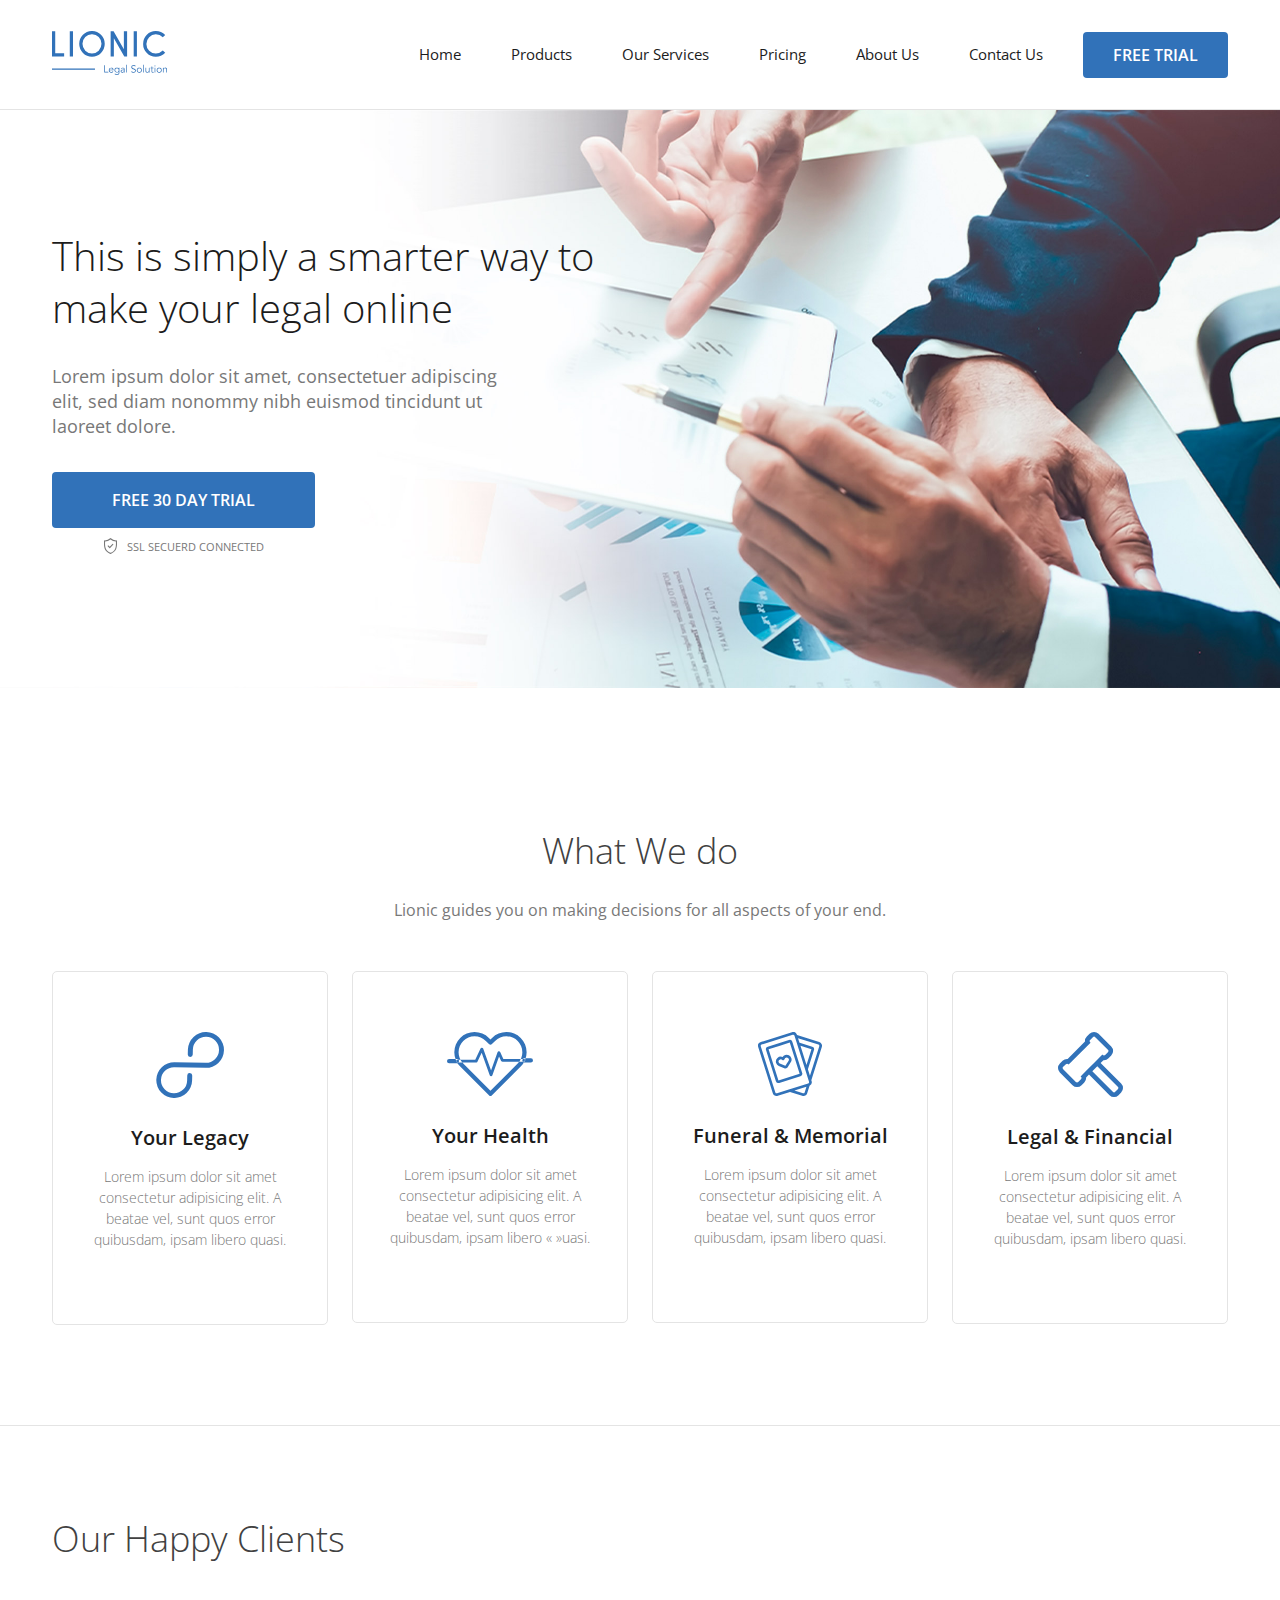
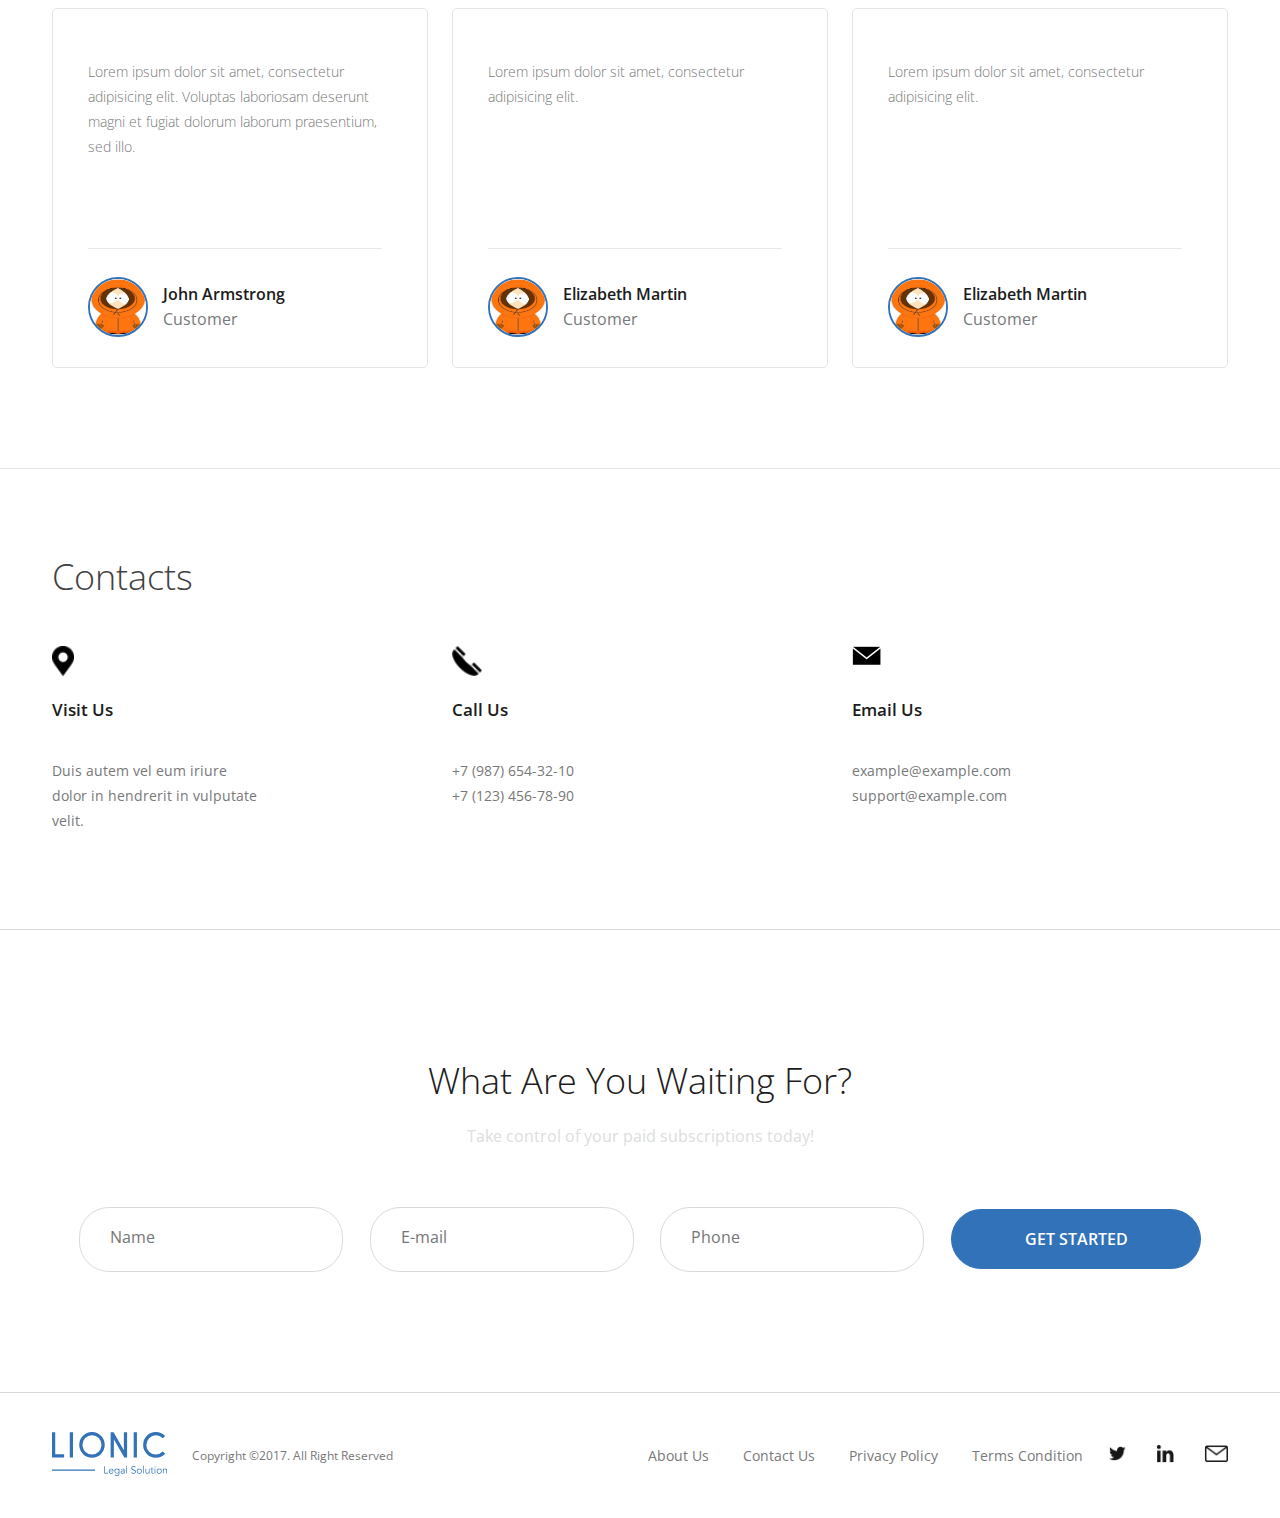
<file: lionik/index.html>
<!DOCTYPE html>
<html lang="ru">

<head>
  <meta charset="UTF-8">
  <meta http-equiv="X-UA-Compatible" content="IE=edge">
  <meta name="viewport" content="width=device-width, initial-scale=1.0">
  <title>Lionic Legal Solution</title>
  <link rel="apple-touch-icon" sizes="180x180" href="img/favicon//apple-touch-icon.png">
  <link rel="icon" type="image/png" sizes="32x32" href="img/favicon/favicon-32x32.png">
  <link rel="icon" type="image/png" sizes="16x16" href="img/favicon//favicon-16x16.png">
  <link rel="manifest" href="img/favicon//site.webmanifest">
  <link rel="mask-icon" href="img/favicon//safari-pinned-tab.svg" color="#5bbad5">
  <meta name="msapplication-TileColor" content="#da532c">
  <meta name="theme-color" content="#ffffff">
  <link rel="stylesheet" href="css/normalize.css">
  <link rel="stylesheet" href="css/bootstrap-grid.min.css">
  <link rel="stylesheet" href="css/style.css">
</head>

<body>
  <header class="header">
    <div class="container header-container">
      <!-- ограничивает свободные метса по бокам -->
      <a href="" class="logo">
        <img src="img/Logo.svg" alt="logo Lionic" class="logo-img">
      </a>
      <nav class="nav">
        <ul class="nav-list">
          <li class="nav-item">
            <a href="" class="nav-link">Home</a>
          </li>
          <li class="nav-item">
            <a href="" class="nav-link">Products</a>
          </li>
          <li class="nav-item">
            <a href="" class="nav-link">Our Services</a>
          </li>
          <li class="nav-item">
            <a href="" class="nav-link">Pricing</a>
          </li>
          <li class="nav-item">
            <a href="" class="nav-link">About Us</a>
          </li>
          <li class="nav-item">
            <a href="" class="nav-link">Contact Us</a>
          </li>
        </ul>
      </nav>
      <a href="" class="btn">
        FREE TRIAL
        <!-- Ссылка вместо кнопки так как кнопка... -->
      </a>
    </div>
  </header>

  <main class="main">
    <!-- БЭМ -->
    <section class="section-hero">
      <div class="container section-hero__container">
        <div class="row">
          <div class="col-6">
             <!-- ограничение по ширине -->
            <h1 class="section-hero__heading">
              This is simply a smarter way to&nbsp; make your legal online
            </h1>
            <p class="section-hero__description">
              Lorem ipsum dolor sit amet, consectetuer adipiscing elit, sed diam nonommy nibh euismod tincidunt ut laoreet
              dolore.
            </p>
            <div class="section-hero__action">
              <a href="" class="btn btn-big section-hero__btn">
                FREE 30 DAY TRIAL
              </a>
              <div class="section-hero__btn-description">
                <span class="section-hero__ssl-icon"></span>
                SSL SECUERD CONNECTED
              </div>
            </div>
          </div>
        </div>
      </div>
    </section>

    <section class="section-do">
      <div class="container">
        <h2 class="section-heading text-center">
          What We do
        </h2>
        <p class="section-description  text-center">
          Lionic guides you on making decisions for all aspects of your end.
        </p>
        <ul class="row section-do-list">
          <li class="col-3">
            <div class="section-do-item">
              <!-- svg class="section-do-icon"-->
              <svg class="section-do-icon" xmlns="http://www.w3.org/2000/svg" width="68" height="66" viewbox="0 0 68 66">
                <defs>
                  <style>
                    .cls-1 {
                      fill: #3172b9;
                      fill-rule: evenodd;
                    }
                  </style>
                </defs>
                <path id="icon" class="cls-1"
                  d="M335.393,1081a18.072,18.072,0,0,0-18.493,17.51l-0.124,4.97a2.486,2.486,0,0,0,4.97.11l0.125-4.97a13.08,13.08,0,1,1,12.752,13.25l-31.123-.67a17.906,17.906,0,1,0,17.6,18.29l0.123-4.92a2.486,2.486,0,0,0-4.971-.11l-0.123,4.92a13.08,13.08,0,1,1-12.752-13.25l31.123,0.67A17.906,17.906,0,1,0,335.393,1081Z"
                  transform="translate(-285 -1081)" />
              </svg>
              <strong class="section-do-item-heading"> Your Legacy</strong>
              <p class="section-do-description">
                Lorem ipsum dolor sit amet consectetur adipisicing elit. A beatae vel, sunt quos error quibusdam, ipsam
                libero quasi.
              </p>
            </div>
          </li>


          <li class="col-3">
            <div class="section-do-item">
              <!-- svg class="section-do-icon"-->
              <svg class="section-do-icon" xmlns="http://www.w3.org/2000/svg" width="86" height="64" viewbox="0 0 86 64">
                <defs>
                  <style>
                    .cls-1 {
                      fill: #3172b9;
                      fill-rule: evenodd;
                    }
                  </style>
                </defs>
                <path class="cls-1"
                  d="M648.693,1087.94a20.211,20.211,0,0,0-28.623,0l-1.607,1.61-1.607-1.61a20.211,20.211,0,0,0-28.623,0,20.318,20.318,0,0,0,0,28.67l28.722,28.76a2.121,2.121,0,0,0,3.017,0l28.721-28.76A20.294,20.294,0,0,0,648.693,1087.94Zm-3.015,25.65-27.215,27.25-27.215-27.25a16.038,16.038,0,0,1,0-22.63,15.95,15.95,0,0,1,22.593,0l3.114,3.12a2.137,2.137,0,0,0,3.015,0l3.115-3.12a15.95,15.95,0,0,1,22.593,0A16.038,16.038,0,0,1,645.678,1113.59Zm-60.728-4.61h-7.818a2.135,2.135,0,0,0,0,4.27h7.818A2.135,2.135,0,0,0,584.95,1108.98Zm66.809,0.07H631.352l-3.176-6.99a1.417,1.417,0,0,0-2.633.11l-6.49,18.32-7.891-21.89a1.429,1.429,0,0,0-1.27-.94,1.385,1.385,0,0,0-1.353.82l-5.3,11.28H585.66a1.425,1.425,0,0,0-1.421,1.43,1.655,1.655,0,0,0,1.721,1.35h18.479a0.978,0.978,0,0,0,.987-0.75l4.227-8.99,8.076,22.4a1.428,1.428,0,0,0,1.337.94h0a1.428,1.428,0,0,0,1.335-.95l6.642-18.75,2.1,4.62a1.846,1.846,0,0,0,1.593.77h21.323a1.141,1.141,0,0,0,1.121-1.36A1.423,1.423,0,0,0,651.759,1109.05Zm7.109-.78h-6.4a2.135,2.135,0,0,0,0,4.27h6.4A2.135,2.135,0,0,0,658.868,1108.27Z"
                  transform="translate(-575 -1082)" />
              </svg>
              <strong class="section-do-item-heading">Your Health</strong>
              <p class="section-do-description">
                Lorem ipsum dolor sit amet consectetur adipisicing elit. A beatae vel, sunt quos error quibusdam, ipsam
                libero <q> </q>uasi.</p>
            </div>
          </li>

          <li class="col-3">
            <div class="section-do-item">
              <!-- svg class="section-do-icon"-->
              <svg class="section-do-icon" xmlns="http://www.w3.org/2000/svg" width="64" height="64" viewbox="0 0 64 64">
                <defs>
                  <style>
                    .cls-1 {
                      fill: #3172b9;
                      fill-rule: evenodd;
                    }
                  </style>
                </defs>
                <path class="cls-1"
                  d="M951.548,1094.02a4.026,4.026,0,0,0-2.343-1.97l-22.139-7.01a0.03,0.03,0,0,1-.026-0.01l-0.077-.24a4,4,0,0,0-5.02-2.6l-31.148,9.86a4,4,0,0,0-2.606,5.02l14.616,46.14a4.009,4.009,0,0,0,3.816,2.79,3.891,3.891,0,0,0,1.205-.19L920,1141.96l12.173,3.85a3.9,3.9,0,0,0,1.206.19,4.007,4.007,0,0,0,3.815-2.79l2.367-7.47a0.172,0.172,0,0,0,.009-0.04,3.982,3.982,0,0,0,2.009-4.77l-0.247-.78,10.478-33.08A3.972,3.972,0,0,0,951.548,1094.02Zm-16.895,48.38a1.339,1.339,0,0,1-1.675.87l-8.562-2.71,12.028-3.81Zm4.3-9.65a1.31,1.31,0,0,1-.781.65l-18.523,5.87-0.086.03-12.539,3.97a1.338,1.338,0,0,1-1.674-.87l-14.616-46.13a1.337,1.337,0,0,1,.088-1.02,1.358,1.358,0,0,1,.781-0.66l31.148-9.86h0a1.337,1.337,0,0,1,1.673.87l14.616,46.13A1.332,1.332,0,0,1,938.95,1132.75Zm-8.5-36.97,11,3.48-4.949,15.62Zm18.824,0.49-9.335,29.46-2.038-6.43,6.092-19.23a2.676,2.676,0,0,0-1.737-3.35l-12.518-3.96a1.234,1.234,0,0,0-.263-0.06l-1.446-4.56,20.376,6.45a1.358,1.358,0,0,1,.781.66A1.337,1.337,0,0,1,949.269,1096.27Zm-34.083,8.74a5,5,0,0,0-2.607,1.97,4.922,4.922,0,0,0-6.469,6.08,4.605,4.605,0,0,0,2.656,2.88l5.519,2.25a2.666,2.666,0,0,0,1.04.2,2.925,2.925,0,0,0,.831-0.12,2.79,2.79,0,0,0,1.486-1.14l3.213-5.02a4.617,4.617,0,0,0,.513-3.89A4.938,4.938,0,0,0,915.186,1105.01Zm3.423,5.66-3.213,5.02a0.051,0.051,0,0,1-.045.03,0.06,0.06,0,0,1-.058,0l-5.518-2.25a1.96,1.96,0,0,1-1.123-1.22,2.252,2.252,0,0,1,1.47-2.83,2.061,2.061,0,0,1,.689-0.11,2.206,2.206,0,0,1,1.488.57,1.334,1.334,0,0,0,2.178-.69,2.255,2.255,0,0,1,4.349-.16A1.941,1.941,0,0,1,918.609,1110.67Zm3.684-18.92a2.661,2.661,0,0,0-3.348-1.74l-21.2,6.71a2.676,2.676,0,0,0-1.737,3.35l9.881,31.19a2.676,2.676,0,0,0,2.544,1.86,2.5,2.5,0,0,0,.8-0.13l21.2-6.71a2.663,2.663,0,0,0,1.737-3.35Zm-13.858,38.7-9.881-31.19,11.425-3.61,9.772-3.1,9.88,31.19Z"
                  transform="translate(-888 -1082)" />
              </svg>

              <strong class="section-do-item-heading">Funeral & Memorial</strong>
              <p class="section-do-description">
                Lorem ipsum dolor sit amet consectetur adipisicing elit. A beatae vel, sunt quos error quibusdam, ipsam
                libero quasi.</p>
              </div>
          </li>
          <li class="col-3">
              <div class="section-do-item">
              <!-- svg -->
              <svg class="section-do-icon" xmlns="http://www.w3.org/2000/svg" width="65" height="65" viewbox="0 0 65 65">
                <defs>
                  <style>
                    .cls-1 {
                      fill: #3172b9;
                      fill-rule: evenodd;
                    }
                  </style>
                </defs>
                <path class="cls-1"
                  d="M1226.61,1111.99l2.86-2.86c0.17,0.01.34,0.02,0.52,0.02a6.356,6.356,0,0,0,4.51-1.87l2.73-2.73a6.392,6.392,0,0,0,0-9.03l-12.66-12.65a6.386,6.386,0,0,0-9.03,0l-2.72,2.73a6.352,6.352,0,0,0-1.85,5.02l-17.35,17.35c-0.17-.01-0.34-0.02-0.51-0.02a6.337,6.337,0,0,0-4.52,1.87l-2.72,2.72a6.392,6.392,0,0,0,0,9.03l12.65,12.66a6.386,6.386,0,0,0,9.03,0l2.73-2.73a6.356,6.356,0,0,0,1.87-4.51c0-.18-0.01-0.35-0.02-0.51l2.86-2.87,20.52,20.52a6.386,6.386,0,0,0,9.03,0l2.59-2.59a6.392,6.392,0,0,0,0-9.03Zm-14.91,8.25-5.15,5.16,0.4,0.4a1.684,1.684,0,0,1,0,2.37l-2.73,2.73a1.672,1.672,0,0,1-1.19.49,1.633,1.633,0,0,1-1.18-.49l-12.66-12.65a1.7,1.7,0,0,1,0-2.38l2.73-2.72a1.683,1.683,0,0,1,1.19-.5,1.643,1.643,0,0,1,1.18.5l0.4,0.4,21.85-21.85-0.4-.4a1.7,1.7,0,0,1,0-2.38l2.73-2.72a1.69,1.69,0,0,1,2.38,0l12.65,12.65a1.678,1.678,0,0,1,0,2.38l-2.73,2.72a1.633,1.633,0,0,1-1.18.49,1.672,1.672,0,0,1-1.19-.49l-0.4-.4-5.16,5.16-3.46,3.46-4.62,4.61Zm32.1,17.97-2.59,2.59a1.69,1.69,0,0,1-2.38,0l-20.51-20.51,4.97-4.97,20.51,20.51A1.678,1.678,0,0,1,1243.8,1138.21Z"
                  transform="translate(-1184 -1081)" />
              </svg>

              <strong class="section-do-item-heading">Legal & Financial</strong>
              <p class="section-do-description">
                Lorem ipsum dolor sit amet consectetur adipisicing elit. A beatae vel, sunt quos error quibusdam, ipsam
                libero quasi.
              </p>
            </div>
          </li>
        </ul>
      </div>
    </section>

    <section class="section-clients">
      <div class="container">
        <h2 class="section-heading section-clients-heading">
          Our Happy Clients
        </h2>

        <ul class="row">
          <li class="col-4 section-clients-">
            <div class="section-clients-item">
              <div class="section-clients-testimonial">
                Lorem ipsum dolor sit amet, consectetur adipisicing elit. Voluptas laboriosam deserunt magni et fugiat
                dolorum laborum praesentium, sed illo.
              </div>
              <div class="section-clients-user">
                <img src="img/274px-Kenny-sp.jpg" alt="" class="section-clients-avatar">
                <div class="section-clients-user-info">
                  <div class="section-clients-username">
                    John Armstrong
                  </div>
                  <div class="section-clients-user-description">
                    Customer
                  </div>
                </div>
              </div>
            </div>
          </li>
          <li class="col-4 section-clients-">
            <div class="section-clients-item">
              <div class="section-clients-testimonial">
                Lorem ipsum dolor sit amet, consectetur adipisicing elit.
              </div>
              <div class="section-clients-user">
                <img src="img/274px-Kenny-sp.jpg" alt="" class="section-clients-avatar">
                <div class="section-clients-user-info">
                  <div class="section-clients-username">
                    Elizabeth Martin
                  </div>
                  <div class="section-clients-user-description">
                    Customer
                  </div>
                </div>
              </div>
            </div>
          </li>
          <li class="col-4 section-clients-">
            <div class="section-clients-item">
              <div class="section-clients-testimonial">
                Lorem ipsum dolor sit amet, consectetur adipisicing elit.
              </div>
              <div class="section-clients-user">
                <img src="img/274px-Kenny-sp.jpg" alt="" class="section-clients-avatar">
                <div class="section-clients-user-info">
                  <div class="section-clients-username">
                    Elizabeth Martin
                  </div>
                  <div class="section-clients-user-description">
                    Customer
                  </div>
                </div>
              </div>
            </div>
          </li>
        </ul>
      </div>
    </section>

    <section class="section-contacts">
      <div class="container">
        <h2 class="section-heading">
          Contacts
        </h2>
        <ul class="row section-contacts-list">
          <li class="col-4 section-contacts-item">
            <span class="section-contacts-icon section-contacts-icon-gps"></span>
            <strong class="section-contacts-heading">Visit Us</strong>
            <div class="section-contacts-info">
              Duis autem vel eum iriure dolor in hendrerit in vulputate velit.
            </div>
          </li>
          <li class="col-4 section-contacts-item">
            <span class="section-contacts-icon section-contacts-icon-phone"></span>
            <strong class="section-contacts-heading">Call Us</strong>
            <div class="section-contacts-info">
              <a href="tel:+79876543210" class="section-contacts-link">+7 (987) 654-32-10</a>
              <br>
              <a href="tel:+71234567890" class="section-contacts-link">+7 (123) 456-78-90</a>
            </div>
          </li>
          <li class="col-4 section-contacts-item">
            <span class="section-contacts-icon section-contacts-icon-mail"></span>
            <strong class="section-contacts-heading">Email Us</strong>
            <div class="section-contacts-info">
              <a href="mailto:example@example.com" class="section-contacts-link">example@example.com</a>
              <br>
              <a href="mailto:support@example.com" class="section-contacts-link">support@example.com</a>

            </div>
          </li>
        </ul>
      </div>
    </section>

    <sectction class="section-form">
      <div class="container form-container">
        <h2 class="section-title form-title">
          What Are You Waiting For?
        </h2>
        <p class="form-description">
          Take control of your paid subscriptions today!
        </p>
        <form action="https://jsonplaceholder.typicode.com/posts" autocomplete method="POST" class="form">
          <input type="text" name="username" placeholder="Name" class="form-input">
          <input type="email" name="email" placeholder="E-mail" class="form-input">
          <input type="tel" name="phone" placeholder="Phone" class="form-input">
          <button type="submit" formtarget="_blank" class="btn btn-sumbit">
            Get started
          </button>
        </form>
      </div>
    </sectction>
  </main>



  <footer class="footer">
    <div class="container footer-container">
      <div class="footer-left">
        <a href="" class="footer-logo">
          <img src="img/Logo.svg" alt="logo Lionic" class="footer-logo-img">
        </a>
        <small class="footer-copyrights">
          Copyright ©2017. All Right Reserved
        </small>
      </div>

      <div class="footer-right">
        <nav class="footer-nav">
          <ul class="footer-nav-list">
            <li class="footer-nav-item">
              <a href="" class="footer-nav-link">
                About Us
              </a>
            </li>
            <li class="footer-nav-item">
              <a href="" class="footer-nav-link">
                Contact Us
              </a>
            </li>
            <li class="footer-nav-item">
              <a href="" class="footer-nav-link">
                Privacy Policy
              </a>
            </li>
            <li class="footer-nav-item">
              <a href="" class="footer-nav-link">
                Terms Condition
              </a>
            </li>
          </ul>
        </nav>
        <ul class="footer-social-list">
          <li class="footer-social-item">
            <a href="" class="footer-social-link">
              <span class="footer-social-icon footer-social-icon-twitter"></span>
            </a>
          </li>
          <li class="footer-social-item">
            <a href="" class="footer-social-link">
              <span class="footer-social-icon footer-social-icon-linkedin"></span>
            </a>
          </li>
          <li class="footer-social-item">
            <a href="" class="footer-social-link">
              <span class="footer-social-icon footer-social-icon-email"></span>
            </a>
          </li>
        </ul>
      </div>
    </div>
  </footer>
</body>

</html>
</file>
<file: lionik/css/style.css>
* {
  box-sizing: border-box;
}

/* open-sans-300 - latin */
@font-face {
  font-family: 'Open Sans';
  font-style: normal;
  font-weight: 300;
  src: url('../fonts/open-sans-v29-latin-300.eot');
  /* IE9 Compat Modes */
  src: local(''),
    url('../fonts/open-sans-v29-latin-300.woff2') format('woff2'),
    /* Super Modern Browsers */
    url('../fonts/open-sans-v29-latin-300.woff') format('woff');
  /* Modern Browsers */
}

/* open-sans-regular - latin */
@font-face {
  font-family: 'Open Sans';
  font-style: normal;
  font-weight: 400;
  src: url('../fonts/open-sans-v29-latin-regular.eot');
  /* IE9 Compat Modes */
  src: local(''),
    url('../fonts/open-sans-v29-latin-regular.woff2') format('woff2'),
    /* Super Modern Browsers */
    url('../fonts/open-sans-v29-latin-regular.woff') format('woff');
  /* Modern Browsers */
}

/* open-sans-600 - latin */
@font-face {
  font-family: 'Open Sans';
  font-style: normal;
  font-weight: 600;
  src: url('../fonts/open-sans-v29-latin-600.eot');
  /* IE9 Compat Modes */
  src: local(''),
    url('../fonts/open-sans-v29-latin-600.woff2') format('woff2'),
    /* Super Modern Browsers */
    url('../fonts/open-sans-v29-latin-600.woff') format('woff');
  /* Modern Browsers */
}

a {
  text-decoration: none;
  /* все ссылки не подчеркиваются */
}

ul {
  margin: 0;
  padding: 0;
  list-style: none;
}

img {
  max-width: 100%;
}

html {
  font-family: 'Open sans', sans-serif;
}

.container {
   max-width: 1200px;
  /* margin-right: auto; */
  /* объекты распологаются поцентру */
  /* margin-left: auto;
  padding-left: 15px;
  padding-right: 15px; */
  /*При сужение страницы контейнер не прилигает к краям
 */
}

.btn {
  display: inline-block;
  padding: 15px 30px;
  font-size: 16px;
  line-height: 1;
  font-weight: 600;
  text-transform: uppercase;
  color: white;
  background-color: #3172b9;
  border-radius: 4px;
  transition: background-color 0.3s ease;
  /* плавный переход в другой цвет */
  cursor: pointer;
}

.btn:hover {
  background-color: #1d456f;
  /* при наведении */
}

.btn:active {
  background-color: #dadada;
  /* при нажатии */
}

.btn.btn-big {
  padding: 20px 60px;
}

.section-heading {
  margin-top: 0;
  /* obnulyaem otstup H2 */
  margin-bottom: 25px;
  font-size: 36px;
  line-height: 1.3;
  font-weight: 300;
  color: #414141;
}

.section-description {
  margin-top: 0;
  font-size: 16px;
  line-height: 1.31;
  color: #787878;
}

.text-center {
  text-align: center;
}

/* Header */

.header {
  height: 110px;
  border-bottom: 1px solid #e4e4e4;
}

.header-container {
  display: flex;
  align-items: center;
  justify-content: space-between;
  height: 100%;
}

.logo {
  margin-right: auto;
}

.logo:focus {
  /* наведение через таб */
  outline: 3px solid #3172b9;
}

.nav-list {
  display: flex;
  margin: auto;
}

.nav-item {
  font-size: 15px;
  line-height: 1;

}

.nav-link {
  font-size: 15px;
  line-height: 1;
  color: #1c1c1c;
  transition: color 0.3s ease;
  /* плавный переход в другой цвет */
}

.nav-link:hover {
  color: #3172b9;
}

.nav-item.is-active .nav-link {
  color: #3172b9;
}

.nav-item:not(:last-child) {
  margin-right: 50px;
}

.header .btn {
  margin-left: 40px;
}


/* Hero */

.section-hero {
  background: url('../img/Base@2x.jpg') right center no-repeat white;
  /* настройка фоновой картинки */
  background-size: cover;
}

.section-hero__container {
  padding-top: 120px;
  padding-bottom: 130px;
}


.section-hero__heading {
  margin-top: 0px;
  /* у Н1 есть свой маргин который нкжно удалить */
  margin-bottom: 30px;
  font-size: 40px;
  line-height: 52px;
  font-weight: 300;
  color: #1c1c1c;
}

.section-hero__action {
  display: inline-block;
}

.section-hero__description {
  max-width: 480px;
  margin-bottom: 33px;
  font-size: 18px;
  line-height: 25px;
  color: #787878;
}

.section-hero__btn-description {
  display: flex;
  align-items: center;
  justify-content: center;
  margin-top: 10px;
  font-size: 11px;
  line-height: 1;
  text-transform: uppercase;
  text-align: center;
  color: #787878
}

.section-hero__ssl-icon {
  display: inline-block;
  width: 13px;
  height: 17px;
  margin-right: 10px;
  background: url('../img/ssl.svg') center center no-repeat transparent;
  /* настройка фоновой свг картинки */
  background-size: contain;
  transform: translateY(-1px);
  /* поднятие картинки на 1 пиксель вверх  */
}

/* What we do */

.section-do {
  padding-top: 140px;
  padding-bottom: 100px;
  border-bottom: 1px solid #e4e4e4;
}

.section-description {
  margin-top: 25px;
}

.section-do-list {
  margin-top: 50px;
}

.section-do-item {
  display: flex;
  flex-direction: column;
  align-items: center;
  padding: 60px 30px;
  border: 1px solid #e4e4e4;
  border-radius: 5px;
  transition-property: color, background-color;
  transition-duration: 0.3s;
  transition-timing-function: ease;
  /*transition: background-color color 0.3s ease; - плавный переход в другой цвет бека и шрифта в сокращенной записи одновременно невозможен, по этому нужно расписывать для каждую функцию отдельно */
}

.section-do-item:hover {
  background-color: #3172b9;
  color: #e4e4e4;
  cursor: pointer;
}

.section-do-item:hover .section-do-item-heading {
  color: #e4e4e4;
}

.section-do-item:hover .section-do-description {
  color: #e4e4e4;
}

.section-do-icon path {
  transition: color 0.3s ease;
}

/* animation hover svg */
.section-do-item:hover .section-do-icon path {
  fill: #e4e4e4;
}

.section-do-icon {
  margin-bottom: 30px;
}

.section-do-item-heading {
  margin-bottom: 18px;
  font-size: 20px;
  line-height: 1;
  font-weight: 600;
  color: #1c1c1c;
  transition: color 0.3s ease;
}

.section-do-description {
  margin-top: 0;
  font-size: 14px;
  line-height: 21px;
  font-weight: 300;
  text-align: center;
  color: #787878;
  transition: color 0.3s ease;
}

/* Clients */

.section-clients {
  padding-top: 90px;
  padding-bottom: 100px;
  border-bottom: 1px solid #e4e4e4;
}

.section-clients-heading {
  margin-bottom: 45px;
}

.section-clients-column{
 display: flex;
}

.section-clients-item {
  height: 360px;
  display: flex;
  flex-direction: column;
  justify-content: space-between;
  padding: 50px 45px 30px 35px;
  border: 1px solid #e4e4e4;
  border-radius: 5px;
}

.section-clients-testimonial {
  margin-bottom: 35px;
  font-size: 14px;
  line-height: 25px;
  font-weight: 300;
  color: #787878;
}

.section-clients-user {
  padding-top: 28px;
  display: flex;
  align-items: center;
  border-top: 1px solid #e9e9e9;
}

.section-clients-avatar {
  width: 60px;
  height: 60px;
  margin-right: 15px;
  border: 2px solid #3172b9;
  border-radius: 50%;
}

.section-clients-username {
  font-style: 17px;
  line-height: 25px;
  font-weight: 900;
  color: #1c1c1c
}

.section-clients-user-description {
  font-style: 14px;
  line-height: 25px;
  color: #787878
}

/* Contacts */

.section-contacts {
  padding-top: 85px;
  padding-bottom: 96px;
  border-bottom: 1px solid #dadada;
}

.section-contacts-list {
  margin-top: 45px;
}

.section-contacts-info {
  max-width: 210px;
  font-size: 14px;
  line-height: 25px;
  color: #787878;
}

.section-contacts-icon {
  display: block;
  height: 30px;
  margin-bottom: 25px;
  background-repeat: no-repeat;
  background-position: top left;
  background-size: auto 100%;
  background-color: transparent;
}

.section-contacts-icon-gps {
  background-image: url('../img/gps.png');
}

.section-contacts-icon-phone {
  background-image: url('../img/phone.png');
}

.section-contacts-icon-mail {
  background-image: url('../img/mail.png');
  background-size: auto 19px;
}

.section-contacts-heading {
  display: block;
  margin-bottom: 40px;
  font-size: 17px;
  line-height: 1;
  color: #1c1c1c;
}

.section-contacts-link {
  color: #787878;
}

/* form */

.section-form {
  display: block;
  padding-top: 110px;
  padding-bottom: 120px;
  border-bottom: 1px solid #dadada;
}

.form-title {
  text-align: center;
  margin-bottom: 35px;
  font-size: 36px;
  line-height: 21px;
  font-weight: 300;
  color: #1c1c1c;
}

.form-description {
  text-align: center;
  margin-bottom: 60px;
  font-size: 16px;
  line-height: 21px;
  font-weight: 400;
  color: #dddddd;
}

.form {
  display: flex;
  justify-content: space-evenly;
  align-items: center;
}

.form-input {
  min-width: 250px;
  min-height: 60px;
  padding: 20px 30px 25px;
  font-size: 16px;
  border: 1px solid #dadada;
  border-radius: 30px;
}

.btn-sumbit {
  min-width: 250px;
  min-height: 60px;
  border-radius: 30px;
  border: 1px solid #3172b9;
}

/* Footer */

.footer {
  height: 125px;
}

.footer-container {
  display: flex;
  align-items: center;
  justify-content: space-between;
  /*  чтоб все блоки размещались по разные стороны */
  height: 100%;
}

.footer-left {
  display: flex;
  align-items: center;
}

.footer-copyrights {
  font-size: 12px;
  line-height: 17px;
  color: #787878;
}

.footer-right {
  display: flex;
  align-items: center;
}

.footer-logo {
  margin-right: 25px;
}

.footer-nav {
  margin-right: 25px;
}

.footer-nav-list {
  display: flex;
}

.footer-nav-item {
  font-size: 14px;
  line-height: 1px;
}

.footer-nav-item:not(:last-child) {
  margin-right: 34px;
}

.footer-nav-link {
  color: #787878;
}

.footer-social-list {
  display: flex;
  align-items: center;
}

.footer-social-item:not(:last-child) {
  margin-right: 30px;
}

.footer-social-icon {
  display: inline-block;
  background-repeat: no-repeat;
  background-size: contain;
  background-position: center center;
  background-color: transparent;
}

.footer-social-icon-twitter {
  width: 18px;
  height: 15px;
  background-image: url('../img/Twitter.png');
}

.footer-social-icon-linkedin {
  width: 18px;
  height: 19px;
  background-image: url('../img/Linkedin.png');
}

.footer-social-icon-email {
  width: 24px;
  height: 17px;
  background-image: url('../img/Email.png');
}
</file>
